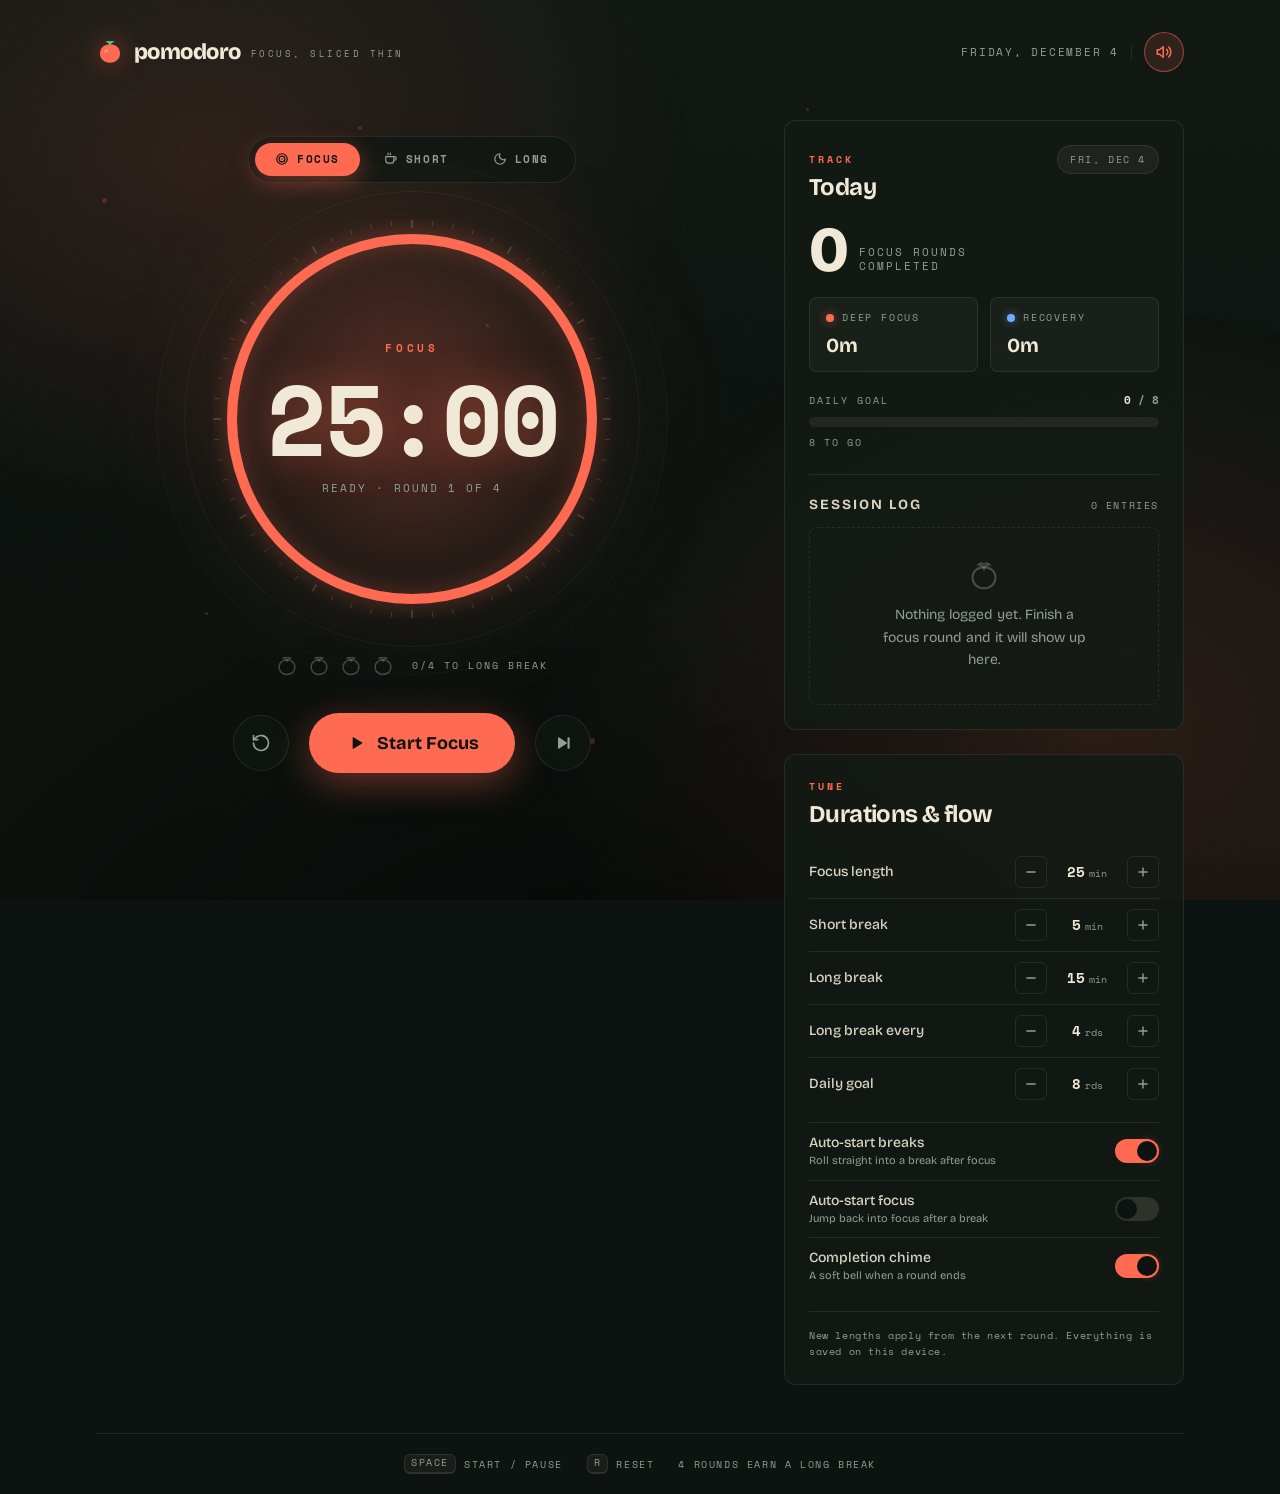
<file: docs/index.html>
<!doctype html>
<html lang="en">
  <head>
    <meta charset="UTF-8" />
    <meta name="viewport" content="width=device-width, initial-scale=1.0" />
    <title>Pomodoro — Focus Timer</title>
    <meta name="description" content="A pomodoro focus timer with focus rounds, short and long breaks, daily stats and custom durations." />
    <link rel="icon" href="data:image/svg+xml,%3Csvg xmlns='http://www.w3.org/2000/svg' viewBox='0 0 24 24'%3E%3Ccircle cx='12' cy='14.5' r='8.5' fill='%23ff6b52'/%3E%3Cpath d='M12 7.2c-.7-2.1-2.3-3.4-4.4-3.6 1.5-1.2 3.2-1.3 4.4-.2 1.2-1.1 2.9-1 4.4.2-2.1.2-3.7 1.5-4.4 3.6Z' fill='%2356c98f'/%3E%3C/svg%3E" />
    <link rel="preconnect" href="https://fonts.googleapis.com" />
    <link rel="preconnect" href="https://fonts.gstatic.com" crossorigin />
    <link
      href="https://fonts.googleapis.com/css2?family=Bricolage+Grotesque:opsz,wght@12..96,300..800&family=Space+Mono:ital,wght@0,400;0,700;1,400&display=swap"
      rel="stylesheet"
    />
    <script type="module" crossorigin src="assets/index-BAIdAf4R.js"></script>
    <link rel="stylesheet" crossorigin href="assets/index-GBPEzoR3.css">
  </head>
  <body>
    <div id="root"></div>
  </body>
</html>
</file>
<file: docs/assets/index-GBPEzoR3.css>
/*! tailwindcss v4.3.3 | MIT License | https://tailwindcss.com */@layer properties{@supports (((-webkit-hyphens:none)) and (not (margin-trim:inline))) or ((-moz-orient:inline) and (not (color:rgb(from red r g b)))){*,:before,:after,::backdrop{--tw-translate-x:0;--tw-translate-y:0;--tw-translate-z:0;--tw-rotate-x:initial;--tw-rotate-y:initial;--tw-rotate-z:initial;--tw-skew-x:initial;--tw-skew-y:initial;--tw-divide-y-reverse:0;--tw-border-style:solid;--tw-leading:initial;--tw-font-weight:initial;--tw-tracking:initial;--tw-ordinal:initial;--tw-slashed-zero:initial;--tw-numeric-figure:initial;--tw-numeric-spacing:initial;--tw-numeric-fraction:initial;--tw-shadow:0 0 #0000;--tw-shadow-color:initial;--tw-shadow-alpha:100%;--tw-inset-shadow:0 0 #0000;--tw-inset-shadow-color:initial;--tw-inset-shadow-alpha:100%;--tw-ring-color:initial;--tw-ring-shadow:0 0 #0000;--tw-inset-ring-color:initial;--tw-inset-ring-shadow:0 0 #0000;--tw-ring-inset:initial;--tw-ring-offset-width:0px;--tw-ring-offset-color:#fff;--tw-ring-offset-shadow:0 0 #0000;--tw-blur:initial;--tw-brightness:initial;--tw-contrast:initial;--tw-grayscale:initial;--tw-hue-rotate:initial;--tw-invert:initial;--tw-opacity:initial;--tw-saturate:initial;--tw-sepia:initial;--tw-drop-shadow:initial;--tw-drop-shadow-color:initial;--tw-drop-shadow-alpha:100%;--tw-drop-shadow-size:initial;--tw-backdrop-blur:initial;--tw-backdrop-brightness:initial;--tw-backdrop-contrast:initial;--tw-backdrop-grayscale:initial;--tw-backdrop-hue-rotate:initial;--tw-backdrop-invert:initial;--tw-backdrop-opacity:initial;--tw-backdrop-saturate:initial;--tw-backdrop-sepia:initial;--tw-duration:initial;--tw-ease:initial;--tw-scale-x:1;--tw-scale-y:1;--tw-scale-z:1}}}@layer theme{:root,:host{--font-sans:"Bricolage Grotesque", "Avenir Next", ui-sans-serif, system-ui, sans-serif;--font-mono:"Space Mono", ui-monospace, SFMono-Regular, Menlo, monospace;--spacing:.25rem;--container-6xl:72rem;--text-sm:.875rem;--text-sm--line-height:calc(1.25 / .875);--text-lg:1.125rem;--text-lg--line-height:calc(1.75 / 1.125);--text-xl:1.25rem;--text-xl--line-height:calc(1.75 / 1.25);--text-2xl:1.5rem;--text-2xl--line-height:calc(2 / 1.5);--font-weight-normal:400;--font-weight-medium:500;--font-weight-bold:700;--font-weight-extrabold:800;--tracking-tight:-.025em;--leading-tight:1.25;--leading-relaxed:1.625;--radius-md:.375rem;--radius-lg:.5rem;--radius-xl:.75rem;--ease-out:cubic-bezier(0, 0, .2, 1);--blur-sm:8px;--blur-3xl:64px;--default-transition-duration:.15s;--default-transition-timing-function:cubic-bezier(.4, 0, .2, 1);--default-font-family:var(--font-sans);--default-mono-font-family:var(--font-mono);--font-display:"Bricolage Grotesque", "Avenir Next", ui-sans-serif, system-ui, sans-serif;--color-ink:#0d1310;--color-deep:#101713;--color-panel:#131a15;--color-pulp:#f1e9d7;--color-moss:#90a092;--color-line:#f1e9d717;--color-tomato:#ff6b52;--color-mint:#56c98f;--color-skyx:#74a9ff}}@layer base{*,:after,:before,::backdrop{box-sizing:border-box;border:0 solid;margin:0;padding:0}::file-selector-button{box-sizing:border-box;border:0 solid;margin:0;padding:0}html,:host{-webkit-text-size-adjust:100%;-moz-tab-size:4;tab-size:4;line-height:1.5;font-family:var(--default-font-family,-apple-system, BlinkMacSystemFont, "Segoe UI", Roboto, "Helvetica Neue", "Noto Sans", Arial, sans-serif, "Apple Color Emoji", "Segoe UI Emoji", "Segoe UI Symbol", "Noto Color Emoji");font-feature-settings:var(--default-font-feature-settings,normal);font-variation-settings:var(--default-font-variation-settings,normal);-webkit-tap-highlight-color:transparent}hr{height:0;color:inherit;border-top-width:1px}abbr:where([title]){-webkit-text-decoration:underline dotted;text-decoration:underline dotted}h1,h2,h3,h4,h5,h6{font-size:inherit;font-weight:inherit}a{color:inherit;-webkit-text-decoration:inherit;text-decoration:inherit}b,strong{font-weight:bolder}code,kbd,samp,pre{font-family:var(--default-mono-font-family,ui-monospace, SFMono-Regular, Menlo, Monaco, Consolas, "Liberation Mono", "Courier New", monospace);font-feature-settings:var(--default-mono-font-feature-settings,normal);font-variation-settings:var(--default-mono-font-variation-settings,normal);font-size:1em}small{font-size:80%}sub,sup{vertical-align:baseline;font-size:75%;line-height:0;position:relative}sub{bottom:-.25em}sup{top:-.5em}table{text-indent:0;border-color:inherit;border-collapse:collapse}:-moz-focusring:where(:not(iframe)){outline:auto}progress{vertical-align:baseline}summary{display:list-item}ol,ul,menu{list-style:none}img,svg,video,canvas,audio,iframe,embed,object{vertical-align:middle;display:block}img,video{max-width:100%;height:auto}button,input,select,optgroup,textarea{font:inherit;font-feature-settings:inherit;font-variation-settings:inherit;letter-spacing:inherit;color:inherit;opacity:1;background-color:#0000;border-radius:0}::file-selector-button{font:inherit;font-feature-settings:inherit;font-variation-settings:inherit;letter-spacing:inherit;color:inherit;opacity:1;background-color:#0000;border-radius:0}:where(select:is([multiple],[size])) optgroup{font-weight:bolder}:where(select:is([multiple],[size])) optgroup option{padding-inline-start:20px}::file-selector-button{margin-inline-end:4px}::placeholder{opacity:1}@supports (not ((-webkit-appearance:-apple-pay-button))) or (contain-intrinsic-size:1px){::placeholder{color:currentColor}@supports (color:color-mix(in lab,red,red)){::placeholder{color:color-mix(in oklab,currentcolor 50%,transparent)}}}textarea{resize:vertical}::-webkit-search-decoration{-webkit-appearance:none}::-webkit-date-and-time-value{min-height:1lh;text-align:inherit}::-webkit-datetime-edit{display:inline-flex}::-webkit-datetime-edit-fields-wrapper{padding:0}::-webkit-datetime-edit{padding-block:0}::-webkit-datetime-edit-year-field{padding-block:0}::-webkit-datetime-edit-month-field{padding-block:0}::-webkit-datetime-edit-day-field{padding-block:0}::-webkit-datetime-edit-hour-field{padding-block:0}::-webkit-datetime-edit-minute-field{padding-block:0}::-webkit-datetime-edit-second-field{padding-block:0}::-webkit-datetime-edit-millisecond-field{padding-block:0}::-webkit-datetime-edit-meridiem-field{padding-block:0}::-webkit-calendar-picker-indicator{line-height:1}:-moz-ui-invalid{box-shadow:none}button,input:where([type=button],[type=reset],[type=submit]){-webkit-appearance:button;-moz-appearance:button;appearance:button}::file-selector-button{-webkit-appearance:button;-moz-appearance:button;appearance:button}::-webkit-inner-spin-button{height:auto}::-webkit-outer-spin-button{height:auto}[hidden]:where(:not([hidden=until-found])){display:none!important}}@layer components;@layer utilities{.pointer-events-none{pointer-events:none}.absolute{position:absolute}.fixed{position:fixed}.relative{position:relative}.-inset-7{inset:calc(var(--spacing) * -7)}.-inset-12{inset:calc(var(--spacing) * -12)}.-inset-14{inset:calc(var(--spacing) * -14)}.inset-0{top:0;right:0;bottom:0;left:0}.top-0\.5{top:calc(var(--spacing) * .5)}.left-0\.5{left:calc(var(--spacing) * .5)}.left-\[22px\]{left:22px}.mx-auto{margin-inline:auto}.mt-1{margin-top:var(--spacing)}.mt-1\.5{margin-top:calc(var(--spacing) * 1.5)}.mt-2{margin-top:calc(var(--spacing) * 2)}.mt-3{margin-top:calc(var(--spacing) * 3)}.mt-4{margin-top:calc(var(--spacing) * 4)}.mt-5{margin-top:calc(var(--spacing) * 5)}.mt-6{margin-top:calc(var(--spacing) * 6)}.ml-1{margin-left:var(--spacing)}.ml-2{margin-left:calc(var(--spacing) * 2)}.ml-auto{margin-left:auto}.block{display:block}.flex{display:flex}.grid{display:grid}.hidden{display:none}.inline{display:inline}.aspect-square{aspect-ratio:1}.h-2{height:calc(var(--spacing) * 2)}.h-2\.5{height:calc(var(--spacing) * 2.5)}.h-3\.5{height:calc(var(--spacing) * 3.5)}.h-4{height:calc(var(--spacing) * 4)}.h-4\.5{height:calc(var(--spacing) * 4.5)}.h-5{height:calc(var(--spacing) * 5)}.h-6{height:calc(var(--spacing) * 6)}.h-7{height:calc(var(--spacing) * 7)}.h-8{height:calc(var(--spacing) * 8)}.h-10{height:calc(var(--spacing) * 10)}.h-14{height:calc(var(--spacing) * 14)}.h-\[22px\]{height:22px}.h-full{height:100%}.max-h-\[228px\]{max-height:228px}.min-h-full{min-height:100%}.min-h-screen{min-height:100vh}.w-2{width:calc(var(--spacing) * 2)}.w-3\.5{width:calc(var(--spacing) * 3.5)}.w-4{width:calc(var(--spacing) * 4)}.w-4\.5{width:calc(var(--spacing) * 4.5)}.w-5{width:calc(var(--spacing) * 5)}.w-7{width:calc(var(--spacing) * 7)}.w-8{width:calc(var(--spacing) * 8)}.w-10{width:calc(var(--spacing) * 10)}.w-11{width:calc(var(--spacing) * 11)}.w-14{width:calc(var(--spacing) * 14)}.w-16{width:calc(var(--spacing) * 16)}.w-\[22px\]{width:22px}.w-\[min\(82vw\,400px\)\]{width:min(82vw,400px)}.w-full{width:100%}.w-px{width:1px}.max-w-6xl{max-width:var(--container-6xl)}.max-w-\[24ch\]{max-width:24ch}.min-w-\[196px\]{min-width:196px}.flex-1{flex:1}.shrink-0{flex-shrink:0}.translate-x-\[1px\]{--tw-translate-x:1px;translate:var(--tw-translate-x) var(--tw-translate-y)}.-rotate-90{rotate:-90deg}.transform{transform:var(--tw-rotate-x,) var(--tw-rotate-y,) var(--tw-rotate-z,) var(--tw-skew-x,) var(--tw-skew-y,)}.grid-cols-2{grid-template-columns:repeat(2,minmax(0,1fr))}.flex-col{flex-direction:column}.flex-wrap{flex-wrap:wrap}.items-baseline{align-items:baseline}.items-center{align-items:center}.items-end{align-items:flex-end}.items-start{align-items:flex-start}.justify-between{justify-content:space-between}.justify-center{justify-content:center}.gap-1{gap:var(--spacing)}.gap-1\.5{gap:calc(var(--spacing) * 1.5)}.gap-2{gap:calc(var(--spacing) * 2)}.gap-2\.5{gap:calc(var(--spacing) * 2.5)}.gap-3{gap:calc(var(--spacing) * 3)}.gap-4{gap:calc(var(--spacing) * 4)}.gap-5{gap:calc(var(--spacing) * 5)}.gap-6{gap:calc(var(--spacing) * 6)}.gap-9{gap:calc(var(--spacing) * 9)}.gap-12{gap:calc(var(--spacing) * 12)}.gap-x-6{column-gap:calc(var(--spacing) * 6)}.gap-y-2{row-gap:calc(var(--spacing) * 2)}:where(.divide-y>:not(:last-child)){--tw-divide-y-reverse:0;border-bottom-style:var(--tw-border-style);border-top-style:var(--tw-border-style);border-top-width:calc(1px * var(--tw-divide-y-reverse));border-bottom-width:calc(1px * calc(1 - var(--tw-divide-y-reverse)))}:where(.divide-line>:not(:last-child)){border-color:var(--color-line)}.overflow-hidden{overflow:hidden}.overflow-y-auto{overflow-y:auto}.rounded-full{border-radius:3.40282e38px}.rounded-lg{border-radius:var(--radius-lg)}.rounded-md{border-radius:var(--radius-md)}.rounded-xl{border-radius:var(--radius-xl)}.border{border-style:var(--tw-border-style);border-width:1px}.border-2{border-style:var(--tw-border-style);border-width:2px}.border-t{border-top-style:var(--tw-border-style);border-top-width:1px}.border-dashed{--tw-border-style:dashed;border-style:dashed}.border-\[var\(--accent\)\]\/50{border-color:var(--accent)}@supports (color:color-mix(in lab,red,red)){.border-\[var\(--accent\)\]\/50{border-color:color-mix(in oklab,var(--accent) 50%,transparent)}}.border-line{border-color:var(--color-line)}.border-pulp\/\[0\.03\]{border-color:#f1e9d708}@supports (color:color-mix(in lab,red,red)){.border-pulp\/\[0\.03\]{border-color:color-mix(in oklab,var(--color-pulp) 3%,transparent)}}.border-pulp\/\[0\.05\]{border-color:#f1e9d70d}@supports (color:color-mix(in lab,red,red)){.border-pulp\/\[0\.05\]{border-color:color-mix(in oklab,var(--color-pulp) 5%,transparent)}}.bg-\[var\(--accent\)\]{background-color:var(--accent)}.bg-\[var\(--accent-soft\)\]{background-color:var(--accent-soft)}.bg-deep\/70{background-color:#101713b3}@supports (color:color-mix(in lab,red,red)){.bg-deep\/70{background-color:color-mix(in oklab,var(--color-deep) 70%,transparent)}}.bg-deep\/80{background-color:#101713cc}@supports (color:color-mix(in lab,red,red)){.bg-deep\/80{background-color:color-mix(in oklab,var(--color-deep) 80%,transparent)}}.bg-ink{background-color:var(--color-ink)}.bg-line{background-color:var(--color-line)}.bg-panel\/85{background-color:#131a15d9}@supports (color:color-mix(in lab,red,red)){.bg-panel\/85{background-color:color-mix(in oklab,var(--color-panel) 85%,transparent)}}.bg-pulp\/5{background-color:#f1e9d70d}@supports (color:color-mix(in lab,red,red)){.bg-pulp\/5{background-color:color-mix(in oklab,var(--color-pulp) 5%,transparent)}}.bg-pulp\/\[0\.03\]{background-color:#f1e9d708}@supports (color:color-mix(in lab,red,red)){.bg-pulp\/\[0\.03\]{background-color:color-mix(in oklab,var(--color-pulp) 3%,transparent)}}.bg-pulp\/\[0\.07\]{background-color:#f1e9d712}@supports (color:color-mix(in lab,red,red)){.bg-pulp\/\[0\.07\]{background-color:color-mix(in oklab,var(--color-pulp) 7%,transparent)}}.bg-pulp\/\[0\.035\]{background-color:#f1e9d709}@supports (color:color-mix(in lab,red,red)){.bg-pulp\/\[0\.035\]{background-color:color-mix(in oklab,var(--color-pulp) 3.5%,transparent)}}.bg-skyx{background-color:var(--color-skyx)}.bg-tomato{background-color:var(--color-tomato)}.p-1\.5{padding:calc(var(--spacing) * 1.5)}.p-6{padding:calc(var(--spacing) * 6)}.px-3{padding-inline:calc(var(--spacing) * 3)}.px-3\.5{padding-inline:calc(var(--spacing) * 3.5)}.px-4{padding-inline:calc(var(--spacing) * 4)}.px-5{padding-inline:calc(var(--spacing) * 5)}.px-9{padding-inline:calc(var(--spacing) * 9)}.py-1\.5{padding-block:calc(var(--spacing) * 1.5)}.py-2{padding-block:calc(var(--spacing) * 2)}.py-2\.5{padding-block:calc(var(--spacing) * 2.5)}.py-3{padding-block:calc(var(--spacing) * 3)}.py-4{padding-block:calc(var(--spacing) * 4)}.py-5{padding-block:calc(var(--spacing) * 5)}.py-8{padding-block:calc(var(--spacing) * 8)}.pt-4{padding-top:calc(var(--spacing) * 4)}.pt-5{padding-top:calc(var(--spacing) * 5)}.pt-6{padding-top:calc(var(--spacing) * 6)}.pr-1{padding-right:var(--spacing)}.pb-1{padding-bottom:var(--spacing)}.text-center{text-align:center}.text-left{text-align:left}.font-display{font-family:var(--font-display)}.font-mono{font-family:var(--font-mono)}.text-2xl{font-size:var(--text-2xl);line-height:var(--tw-leading,var(--text-2xl--line-height))}.text-lg{font-size:var(--text-lg);line-height:var(--tw-leading,var(--text-lg--line-height))}.text-sm{font-size:var(--text-sm);line-height:var(--tw-leading,var(--text-sm--line-height))}.text-xl{font-size:var(--text-xl);line-height:var(--tw-leading,var(--text-xl--line-height))}.text-\[9px\]{font-size:9px}.text-\[10px\]{font-size:10px}.text-\[11px\]{font-size:11px}.text-\[22px\]{font-size:22px}.text-\[64px\]{font-size:64px}.text-\[clamp\(3\.6rem\,13vw\,6\.2rem\)\]{font-size:clamp(3.6rem,13vw,6.2rem)}.leading-\[0\.85\]{--tw-leading:.85;line-height:.85}.leading-none{--tw-leading:1;line-height:1}.leading-relaxed{--tw-leading:var(--leading-relaxed);line-height:var(--leading-relaxed)}.leading-tight{--tw-leading:var(--leading-tight);line-height:var(--leading-tight)}.font-bold{--tw-font-weight:var(--font-weight-bold);font-weight:var(--font-weight-bold)}.font-extrabold{--tw-font-weight:var(--font-weight-extrabold);font-weight:var(--font-weight-extrabold)}.font-medium{--tw-font-weight:var(--font-weight-medium);font-weight:var(--font-weight-medium)}.font-normal{--tw-font-weight:var(--font-weight-normal);font-weight:var(--font-weight-normal)}.tracking-\[0\.2em\]{--tw-tracking:.2em;letter-spacing:.2em}.tracking-\[0\.3em\]{--tw-tracking:.3em;letter-spacing:.3em}.tracking-\[0\.06em\]{--tw-tracking:.06em;letter-spacing:.06em}.tracking-\[0\.14em\]{--tw-tracking:.14em;letter-spacing:.14em}.tracking-\[0\.16em\]{--tw-tracking:.16em;letter-spacing:.16em}.tracking-\[0\.18em\]{--tw-tracking:.18em;letter-spacing:.18em}.tracking-\[0\.28em\]{--tw-tracking:.28em;letter-spacing:.28em}.tracking-\[0\.34em\]{--tw-tracking:.34em;letter-spacing:.34em}.tracking-tight{--tw-tracking:var(--tracking-tight);letter-spacing:var(--tracking-tight)}.text-\[var\(--accent\)\]{color:var(--accent)}.text-ink{color:var(--color-ink)}.text-mint{color:var(--color-mint)}.text-moss{color:var(--color-moss)}.text-pulp{color:var(--color-pulp)}.text-pulp\/90{color:#f1e9d7e6}@supports (color:color-mix(in lab,red,red)){.text-pulp\/90{color:color-mix(in oklab,var(--color-pulp) 90%,transparent)}}.lowercase{text-transform:lowercase}.uppercase{text-transform:uppercase}.tabular-nums{--tw-numeric-spacing:tabular-nums;font-variant-numeric:var(--tw-ordinal,) var(--tw-slashed-zero,) var(--tw-numeric-figure,) var(--tw-numeric-spacing,) var(--tw-numeric-fraction,)}.opacity-\[0\.05\]{opacity:.05}.mix-blend-overlay{mix-blend-mode:overlay}.shadow-\[0_0_10px_rgba\(116\,169\,255\,0\.6\)\]{--tw-shadow:0 0 10px var(--tw-shadow-color,#74a9ff99);box-shadow:var(--tw-inset-shadow),var(--tw-inset-ring-shadow),var(--tw-ring-offset-shadow),var(--tw-ring-shadow),var(--tw-shadow)}.shadow-\[0_0_10px_rgba\(255\,107\,82\,0\.6\)\]{--tw-shadow:0 0 10px var(--tw-shadow-color,#ff6b5299);box-shadow:var(--tw-inset-shadow),var(--tw-inset-ring-shadow),var(--tw-ring-offset-shadow),var(--tw-ring-shadow),var(--tw-shadow)}.shadow-\[0_6px_24px_var\(--accent-glow\)\]{--tw-shadow:0 6px 24px var(--tw-shadow-color,var(--accent-glow));box-shadow:var(--tw-inset-shadow),var(--tw-inset-ring-shadow),var(--tw-ring-offset-shadow),var(--tw-ring-shadow),var(--tw-shadow)}.blur-3xl{--tw-blur:blur(var(--blur-3xl));filter:var(--tw-blur,) var(--tw-brightness,) var(--tw-contrast,) var(--tw-grayscale,) var(--tw-hue-rotate,) var(--tw-invert,) var(--tw-saturate,) var(--tw-sepia,) var(--tw-drop-shadow,)}.drop-shadow-\[0_0_12px_rgba\(255\,107\,82\,0\.45\)\]{--tw-drop-shadow-size:drop-shadow(0 0 12px var(--tw-drop-shadow-color,#ff6b5273));--tw-drop-shadow:var(--tw-drop-shadow-size);filter:var(--tw-blur,) var(--tw-brightness,) var(--tw-contrast,) var(--tw-grayscale,) var(--tw-hue-rotate,) var(--tw-invert,) var(--tw-saturate,) var(--tw-sepia,) var(--tw-drop-shadow,)}.filter{filter:var(--tw-blur,) var(--tw-brightness,) var(--tw-contrast,) var(--tw-grayscale,) var(--tw-hue-rotate,) var(--tw-invert,) var(--tw-saturate,) var(--tw-sepia,) var(--tw-drop-shadow,)}.backdrop-blur-sm{--tw-backdrop-blur:blur(var(--blur-sm));-webkit-backdrop-filter:var(--tw-backdrop-blur,) var(--tw-backdrop-brightness,) var(--tw-backdrop-contrast,) var(--tw-backdrop-grayscale,) var(--tw-backdrop-hue-rotate,) var(--tw-backdrop-invert,) var(--tw-backdrop-opacity,) var(--tw-backdrop-saturate,) var(--tw-backdrop-sepia,);backdrop-filter:var(--tw-backdrop-blur,) var(--tw-backdrop-brightness,) var(--tw-backdrop-contrast,) var(--tw-backdrop-grayscale,) var(--tw-backdrop-hue-rotate,) var(--tw-backdrop-invert,) var(--tw-backdrop-opacity,) var(--tw-backdrop-saturate,) var(--tw-backdrop-sepia,)}.transition{transition-property:color,background-color,border-color,outline-color,text-decoration-color,fill,stroke,--tw-gradient-from,--tw-gradient-via,--tw-gradient-to,opacity,box-shadow,transform,translate,scale,rotate,filter,-webkit-backdrop-filter,backdrop-filter,display,content-visibility,overlay,pointer-events;transition-timing-function:var(--tw-ease,var(--default-transition-timing-function));transition-duration:var(--tw-duration,var(--default-transition-duration))}.transition-all{transition-property:all;transition-timing-function:var(--tw-ease,var(--default-transition-timing-function));transition-duration:var(--tw-duration,var(--default-transition-duration))}.transition-colors{transition-property:color,background-color,border-color,outline-color,text-decoration-color,fill,stroke,--tw-gradient-from,--tw-gradient-via,--tw-gradient-to;transition-timing-function:var(--tw-ease,var(--default-transition-timing-function));transition-duration:var(--tw-duration,var(--default-transition-duration))}.transition-opacity{transition-property:opacity;transition-timing-function:var(--tw-ease,var(--default-transition-timing-function));transition-duration:var(--tw-duration,var(--default-transition-duration))}.transition-transform{transition-property:transform,translate,scale,rotate;transition-timing-function:var(--tw-ease,var(--default-transition-timing-function));transition-duration:var(--tw-duration,var(--default-transition-duration))}.duration-200{--tw-duration:.2s;transition-duration:.2s}.duration-300{--tw-duration:.3s;transition-duration:.3s}.duration-500{--tw-duration:.5s;transition-duration:.5s}.duration-700{--tw-duration:.7s;transition-duration:.7s}.ease-out{--tw-ease:var(--ease-out);transition-timing-function:var(--ease-out)}.select-none{-webkit-user-select:none;user-select:none}@media(hover:hover){.group-hover\:translate-x-0\.5:is(:where(.group):hover *){--tw-translate-x:calc(var(--spacing) * .5);translate:var(--tw-translate-x) var(--tw-translate-y)}.group-hover\:-rotate-\[300deg\]:is(:where(.group):hover *){rotate:-300deg}.hover\:translate-x-1:hover{--tw-translate-x:var(--spacing);translate:var(--tw-translate-x) var(--tw-translate-y)}.hover\:-translate-y-0\.5:hover{--tw-translate-y:calc(var(--spacing) * -.5);translate:var(--tw-translate-x) var(--tw-translate-y)}.hover\:border-\[var\(--accent\)\]:hover,.hover\:border-\[var\(--accent\)\]\/40:hover{border-color:var(--accent)}@supports (color:color-mix(in lab,red,red)){.hover\:border-\[var\(--accent\)\]\/40:hover{border-color:color-mix(in oklab,var(--accent) 40%,transparent)}}.hover\:border-skyx\/40:hover{border-color:#74a9ff66}@supports (color:color-mix(in lab,red,red)){.hover\:border-skyx\/40:hover{border-color:color-mix(in oklab,var(--color-skyx) 40%,transparent)}}.hover\:bg-pulp\/5:hover{background-color:#f1e9d70d}@supports (color:color-mix(in lab,red,red)){.hover\:bg-pulp\/5:hover{background-color:color-mix(in oklab,var(--color-pulp) 5%,transparent)}}.hover\:bg-pulp\/\[0\.07\]:hover{background-color:#f1e9d712}@supports (color:color-mix(in lab,red,red)){.hover\:bg-pulp\/\[0\.07\]:hover{background-color:color-mix(in oklab,var(--color-pulp) 7%,transparent)}}.hover\:text-\[var\(--accent\)\]:hover{color:var(--accent)}.hover\:text-pulp:hover{color:var(--color-pulp)}.hover\:brightness-110:hover{--tw-brightness:brightness(110%);filter:var(--tw-blur,) var(--tw-brightness,) var(--tw-contrast,) var(--tw-grayscale,) var(--tw-hue-rotate,) var(--tw-invert,) var(--tw-saturate,) var(--tw-sepia,) var(--tw-drop-shadow,)}}.active\:translate-y-0:active{--tw-translate-y:0px;translate:var(--tw-translate-x) var(--tw-translate-y)}.active\:scale-90:active{--tw-scale-x:90%;--tw-scale-y:90%;--tw-scale-z:90%;scale:var(--tw-scale-x) var(--tw-scale-y)}.active\:scale-95:active{--tw-scale-x:95%;--tw-scale-y:95%;--tw-scale-z:95%;scale:var(--tw-scale-x) var(--tw-scale-y)}.active\:scale-\[0\.97\]:active{scale:.97}.disabled\:pointer-events-none:disabled{pointer-events:none}.disabled\:opacity-25:disabled{opacity:.25}@media(min-width:40rem){.sm\:block{display:block}.sm\:inline{display:inline}.sm\:px-5{padding-inline:calc(var(--spacing) * 5)}.sm\:px-8{padding-inline:calc(var(--spacing) * 8)}.sm\:py-12{padding-block:calc(var(--spacing) * 12)}.sm\:pt-8{padding-top:calc(var(--spacing) * 8)}}@media(min-width:48rem){.md\:inline{display:inline}}@media(min-width:64rem){.lg\:grid-cols-\[minmax\(0\,1fr\)_400px\]{grid-template-columns:minmax(0,1fr) 400px}.lg\:gap-14{gap:calc(var(--spacing) * 14)}.lg\:pt-4{padding-top:calc(var(--spacing) * 4)}}}html,body,#root{height:100%}body{background-color:var(--color-ink);color:var(--color-pulp);font-family:var(--font-display);-webkit-font-smoothing:antialiased;text-rendering:optimizelegibility;margin:0;overflow-x:hidden}::selection{background:var(--accent,#ff6b52);color:#17110c}.scroll-slim{scrollbar-width:thin;scrollbar-color:#f1e9d729 transparent}.scroll-slim::-webkit-scrollbar{width:7px}.scroll-slim::-webkit-scrollbar-thumb{background:#f1e9d724;border-radius:8px}.scroll-slim::-webkit-scrollbar-track{background:0 0}.kbd{font-family:var(--font-mono);border:1px solid var(--color-line);color:var(--color-moss);white-space:nowrap;background:#f1e9d70d;border-bottom-width:2px;border-radius:6px;padding:3px 6px 4px;font-size:10px;line-height:1}.grain{background-image:url("data:image/svg+xml,%3Csvg xmlns='http://www.w3.org/2000/svg' width='160' height='160'%3E%3Cfilter id='n'%3E%3CfeTurbulence type='fractalNoise' baseFrequency='0.85' numOctaves='2' stitchTiles='stitch'/%3E%3C/filter%3E%3Crect width='100%25' height='100%25' filter='url(%23n)' opacity='0.55'/%3E%3C/svg%3E");background-size:160px 160px}@keyframes floaty{0%,to{transform:translate(0)}50%{transform:translate3d(var(--dx,10px),var(--dy,-22px),0)}}.animate-floaty{animation:floaty var(--dur,14s) ease-in-out infinite}@keyframes breathe{0%,to{opacity:.45;transform:scale(1)}50%{opacity:.85;transform:scale(1.07)}}.animate-breathe{animation:5.5s ease-in-out infinite breathe}@keyframes blinkc{0%,49%{opacity:1}50%,to{opacity:.18}}.animate-colon{animation:1.15s infinite blinkc}@keyframes flashring{0%{opacity:.85;transform:scale(.92)}to{opacity:0;transform:scale(1.16)}}.animate-flashring{animation:.9s ease-out forwards flashring}@keyframes rise{0%{opacity:0;transform:translateY(18px)}to{opacity:1;transform:translateY(0)}}.animate-rise{animation:.75s cubic-bezier(.22,1,.36,1) both rise}@keyframes pop{0%{opacity:.25;transform:scale(.78)}to{opacity:1;transform:scale(1)}}.animate-pop{animation:.38s cubic-bezier(.22,1,.36,1) both pop}@keyframes glowfade{0%{opacity:0}to{opacity:1}}.animate-glowfade{animation:1.1s ease-out both glowfade}@media(prefers-reduced-motion:reduce){.animate-floaty,.animate-breathe,.animate-colon,.animate-flashring,.animate-rise,.animate-pop,.animate-glowfade{animation:none}}@property --tw-translate-x{syntax:"*";inherits:false;initial-value:0}@property --tw-translate-y{syntax:"*";inherits:false;initial-value:0}@property --tw-translate-z{syntax:"*";inherits:false;initial-value:0}@property --tw-rotate-x{syntax:"*";inherits:false}@property --tw-rotate-y{syntax:"*";inherits:false}@property --tw-rotate-z{syntax:"*";inherits:false}@property --tw-skew-x{syntax:"*";inherits:false}@property --tw-skew-y{syntax:"*";inherits:false}@property --tw-divide-y-reverse{syntax:"*";inherits:false;initial-value:0}@property --tw-border-style{syntax:"*";inherits:false;initial-value:solid}@property --tw-leading{syntax:"*";inherits:false}@property --tw-font-weight{syntax:"*";inherits:false}@property --tw-tracking{syntax:"*";inherits:false}@property --tw-ordinal{syntax:"*";inherits:false}@property --tw-slashed-zero{syntax:"*";inherits:false}@property --tw-numeric-figure{syntax:"*";inherits:false}@property --tw-numeric-spacing{syntax:"*";inherits:false}@property --tw-numeric-fraction{syntax:"*";inherits:false}@property --tw-shadow{syntax:"*";inherits:false;initial-value:0 0 #0000}@property --tw-shadow-color{syntax:"*";inherits:false}@property --tw-shadow-alpha{syntax:"<percentage>";inherits:false;initial-value:100%}@property --tw-inset-shadow{syntax:"*";inherits:false;initial-value:0 0 #0000}@property --tw-inset-shadow-color{syntax:"*";inherits:false}@property --tw-inset-shadow-alpha{syntax:"<percentage>";inherits:false;initial-value:100%}@property --tw-ring-color{syntax:"*";inherits:false}@property --tw-ring-shadow{syntax:"*";inherits:false;initial-value:0 0 #0000}@property --tw-inset-ring-color{syntax:"*";inherits:false}@property --tw-inset-ring-shadow{syntax:"*";inherits:false;initial-value:0 0 #0000}@property --tw-ring-inset{syntax:"*";inherits:false}@property --tw-ring-offset-width{syntax:"<length>";inherits:false;initial-value:0}@property --tw-ring-offset-color{syntax:"*";inherits:false;initial-value:#fff}@property --tw-ring-offset-shadow{syntax:"*";inherits:false;initial-value:0 0 #0000}@property --tw-blur{syntax:"*";inherits:false}@property --tw-brightness{syntax:"*";inherits:false}@property --tw-contrast{syntax:"*";inherits:false}@property --tw-grayscale{syntax:"*";inherits:false}@property --tw-hue-rotate{syntax:"*";inherits:false}@property --tw-invert{syntax:"*";inherits:false}@property --tw-opacity{syntax:"*";inherits:false}@property --tw-saturate{syntax:"*";inherits:false}@property --tw-sepia{syntax:"*";inherits:false}@property --tw-drop-shadow{syntax:"*";inherits:false}@property --tw-drop-shadow-color{syntax:"*";inherits:false}@property --tw-drop-shadow-alpha{syntax:"<percentage>";inherits:false;initial-value:100%}@property --tw-drop-shadow-size{syntax:"*";inherits:false}@property --tw-backdrop-blur{syntax:"*";inherits:false}@property --tw-backdrop-brightness{syntax:"*";inherits:false}@property --tw-backdrop-contrast{syntax:"*";inherits:false}@property --tw-backdrop-grayscale{syntax:"*";inherits:false}@property --tw-backdrop-hue-rotate{syntax:"*";inherits:false}@property --tw-backdrop-invert{syntax:"*";inherits:false}@property --tw-backdrop-opacity{syntax:"*";inherits:false}@property --tw-backdrop-saturate{syntax:"*";inherits:false}@property --tw-backdrop-sepia{syntax:"*";inherits:false}@property --tw-duration{syntax:"*";inherits:false}@property --tw-ease{syntax:"*";inherits:false}@property --tw-scale-x{syntax:"*";inherits:false;initial-value:1}@property --tw-scale-y{syntax:"*";inherits:false;initial-value:1}@property --tw-scale-z{syntax:"*";inherits:false;initial-value:1}
</file>
